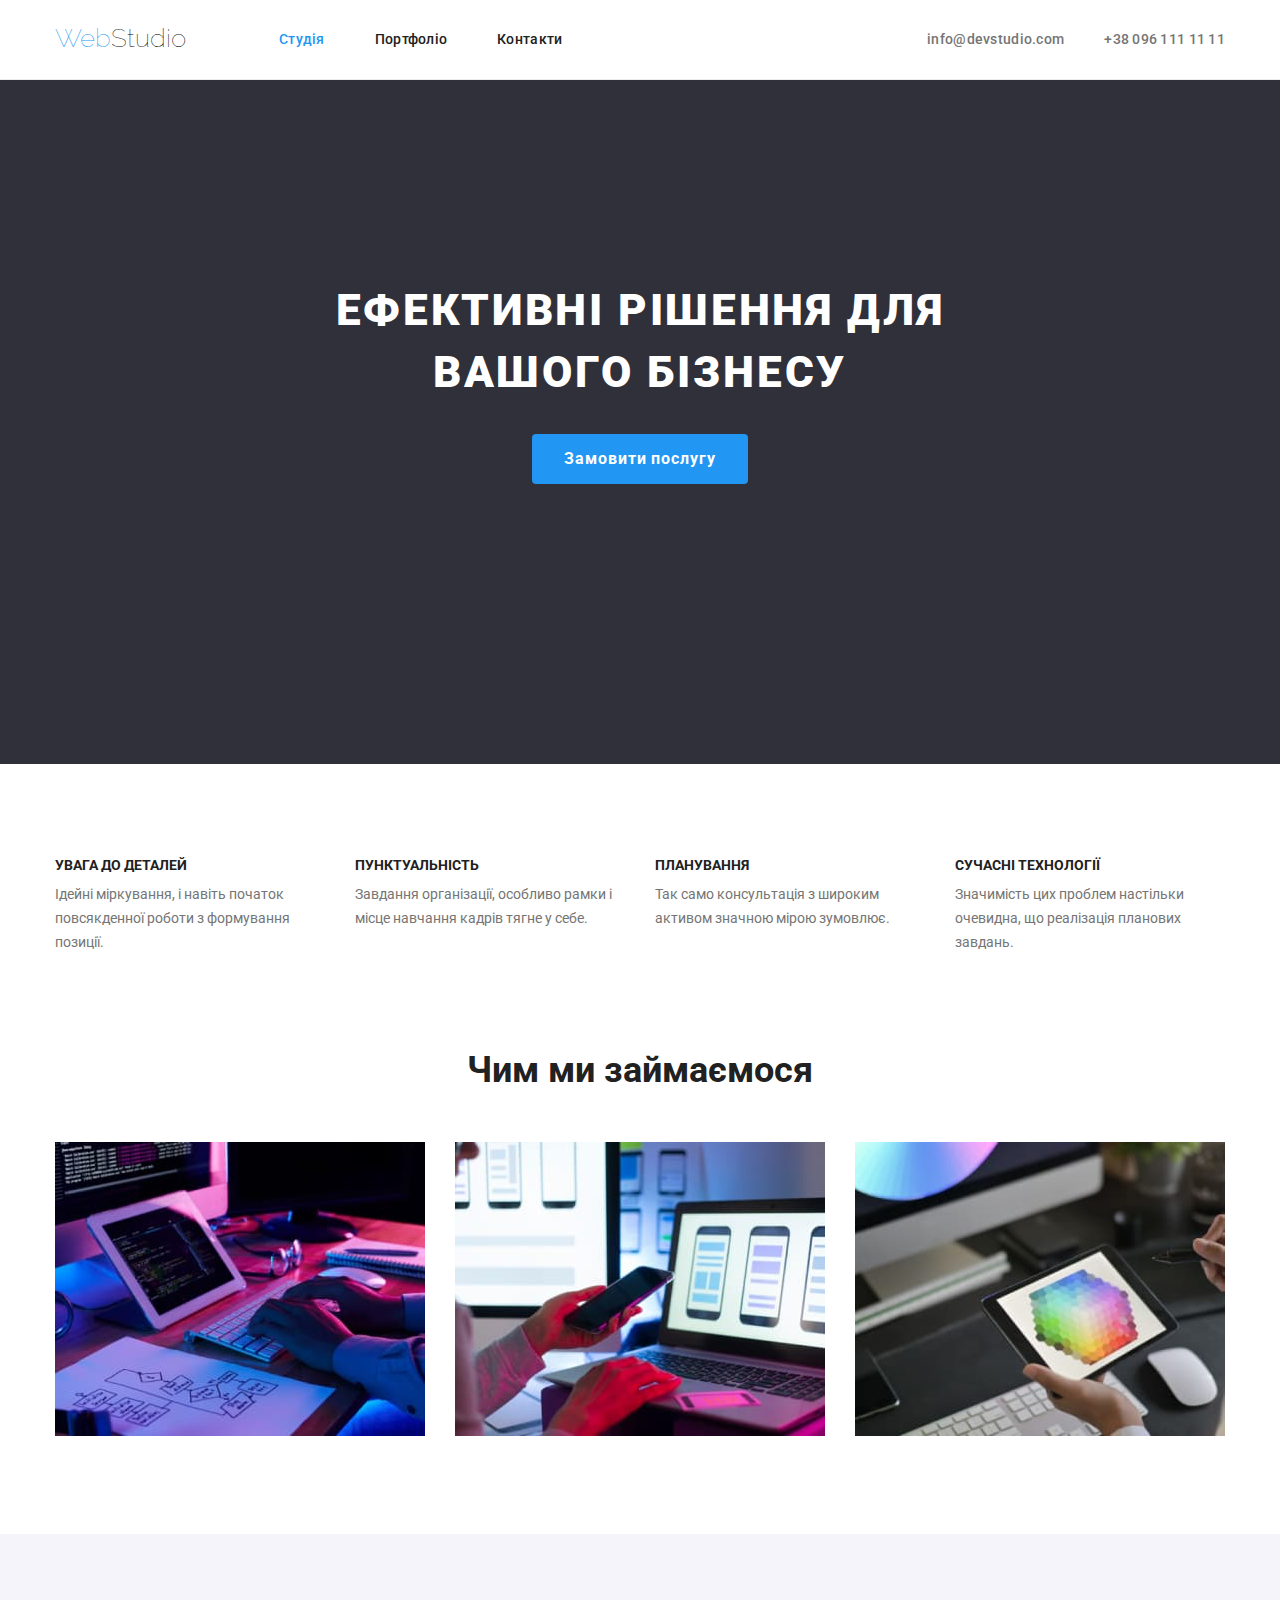
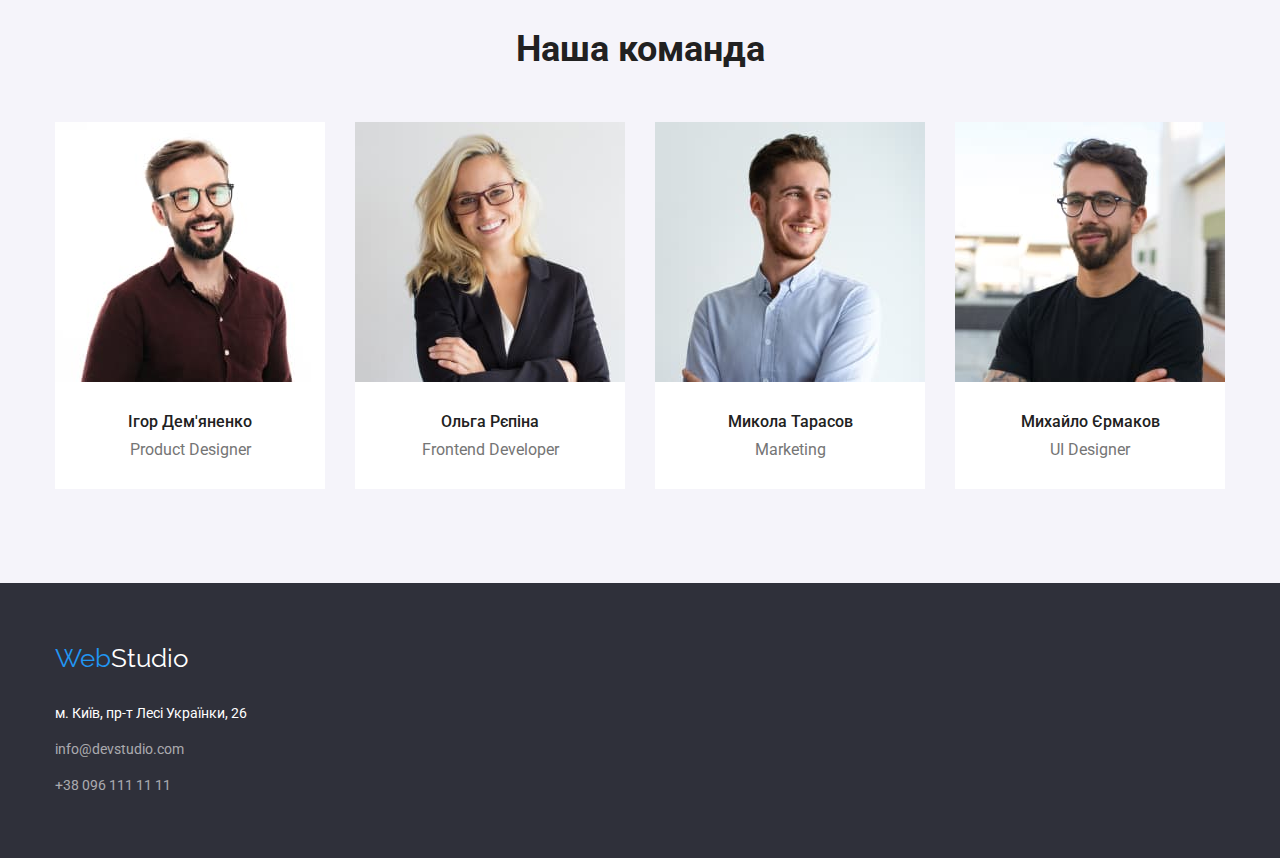
<file: index.html>
<!DOCTYPE html>
<html lang="uk">
<head>
    <meta charset="UTF-8">
    <meta http-equiv="X-UA-Compatible" content="IE=edge">
    <meta name="viewport" content="width=device-width, initial-scale=1.0">
    <title>Студія</title>
    <link rel="preconnect" href="https://fonts.googleapis.com">
<link rel="preconnect" href="https://fonts.gstatic.com" crossorigin>
<link href="https://fonts.googleapis.com/css2?family=Raleway:wght@700&family=Roboto:wght@400;500;700;900&display=swap" rel="stylesheet">
<link rel="stylesheet" href=" https://cdnjs.cloudflare.com/ajax/libs/modern-normalize/1.1.0/modern-normalize.min.css">
<link rel="stylesheet" href="./css/styles.css"/>
</head>
<body>
<header class="site-border">
    <div class="container main-nav">
    <nav class="header-nav">
    <a lang="en" href="./index.html" class="logo"><span class="logo-blue">Web</span>Studio</a>
    <ul class="site-nav list">
        <li class="item"> <a href="#" class="link current">Студія</a></li>
        <li class="item"> <a href="./portfolio.html" class="link">Портфоліо</a></li>
        <li class="item"> <a href="#" class="link">Контакти</a></li>
        
    </ul>
</nav>
 
    <ul class="site-contacts list">
        <li class="item"><a href="mailto:info@devstudio.com" class="link-contacts">info@devstudio.com</a></li>
        <li class="item"><a href="tel:+380961111111:" class="link-contacts">+38 096 111 11 11</a></li>
    </ul>
    </div>
</header>
<main>
<section class="hero">
    <div class="container">
    <h1 class="hero-title">Ефективні рішення для вашого бізнесу</h1>
    <button type="button" class="button">Замовити послугу</button>
</div>
</section>
<section class="section features-items">
    <div class="container">
    <h2 class="section-title visually-hidden">Особливості</h2>
    <ul class="features list">
        <li class="features-box">
            <h3 class="title">Увага до деталей </h3>
            <p class="title-text">Ідейні міркування, і навіть початок повсякденної роботи з формування позиції.</p>
        </li>
        <li class="features-box">
            <h3 class="title">Пунктуальність </h3>
            <p class="title-text">Завдання організації, особливо рамки і місце навчання кадрів тягне у себе.</p>
        </li>
        <li class="features-box">
            <h3 class="title">Планування</h3>
            <p class="title-text">Так само консультація з широким активом значною мірою зумовлює.</p>
        </li>
        <li class="features-box">
            <h3 class="title">Сучасні технології</h3>
            <p class="title-text">Значимість цих проблем настільки очевидна, що реалізація планових завдань.</p>
        </li>
    </ul>
</div>
</section>
<section class="section">
    <div class="container">
    <h2 class="section-title">Чим ми займаємося</h2>
    <ul class="employments list">
        <li class="employments-foto">
         <img src="./images/box1(1).jpg" alt="Людина працює за комп’ютером" width="370" height="294">  
        </li>
        <li class="employments-foto">
            <img src="./images/box2.jpg" alt="Людина тримає смартфон у руках і порівнює дані на комп’ютері" width="370" height="294">
        </li>
        <li class="employments-foto">
            <img src="./images/box3.jpg" alt="Людина тримає у руках планшет,на якому зображена кольорова гамма " width="370" height="294">
        </li>
    </ul>
</div>
</section>
<section class="section team-items">
    <div class="container">
    <h2 class="section-title">Наша команда</h2>
    <ul class="team list">
        <li class="team-box">
            <img class="team-img" src="./images/img.jpg" alt="Усміхнений хлопець в окулярах і бордовій сорочці" width="270" height="260">
            <div class="bg-team"><h3 class="team-names">Ігор Дем'яненко</h3>
            <p class="team-position">Product Designer</p>
        </div>
        </li>
        <li class="team-box">
            <img class="team-img" src="./images/img(1).jpg" alt="Дівчина із світлим,довгим волоссям" width="270" height="260">
            <div class="bg-team"><h3 class="team-names">Ольга Рєпіна</h3>
            <p class="team-position">Frontend Developer</p>
        </div>
        </li>
        <li class="team-box">
            <img class="team-img" src="./images/img(2).jpg" alt="Усміхнений хлопець у білій сорочці" width="270" height="260">
            <div class="bg-team"><h3 class="team-names">Микола Тарасов</h3>
            <p class="team-position">Marketing</p>
        </div>
        </li>
        <li class="team-box">
            <img class="team-img" src="./images/img(3).jpg" alt="Хлопець з бородою і в окулярах" width="270" height="260">
            <div class="bg-team"><h3 class="team-names">Михайло Єрмаков</h3>
            <p class="team-position">UI Designer</p>
        </div>
        </li>
    </ul>
</div>
</section>
</main>
    <footer class="nav">
            <div class="container">
        <a lang="en" href="./index.html" class="logo-white"><span class="logo-blue">Web</span>Studio</a>
        <address class="nav-caption">
        <ul class="nav-contacts list">
            <li class="nav-footer"><a href="https://goo.gl/maps/CPtrU1FHBa2aNyZL9" target="_blank" rel="noopener noreferrer nofollow" class="nav-lists">м. Київ, пр-т Лесі Українки, 26</a></li>
            <li class="nav-footer"><a href="mailto:info@devstudio.com" class="nav-titles">info@devstudio.com</a></li>
            <li class="nav-footer"><a href="tel:+380961111111:" class="nav-titles">+38 096 111 11 11</a></li>
        </ul>
    </address>
</div>
    </footer>

</body>
</html>
</file>
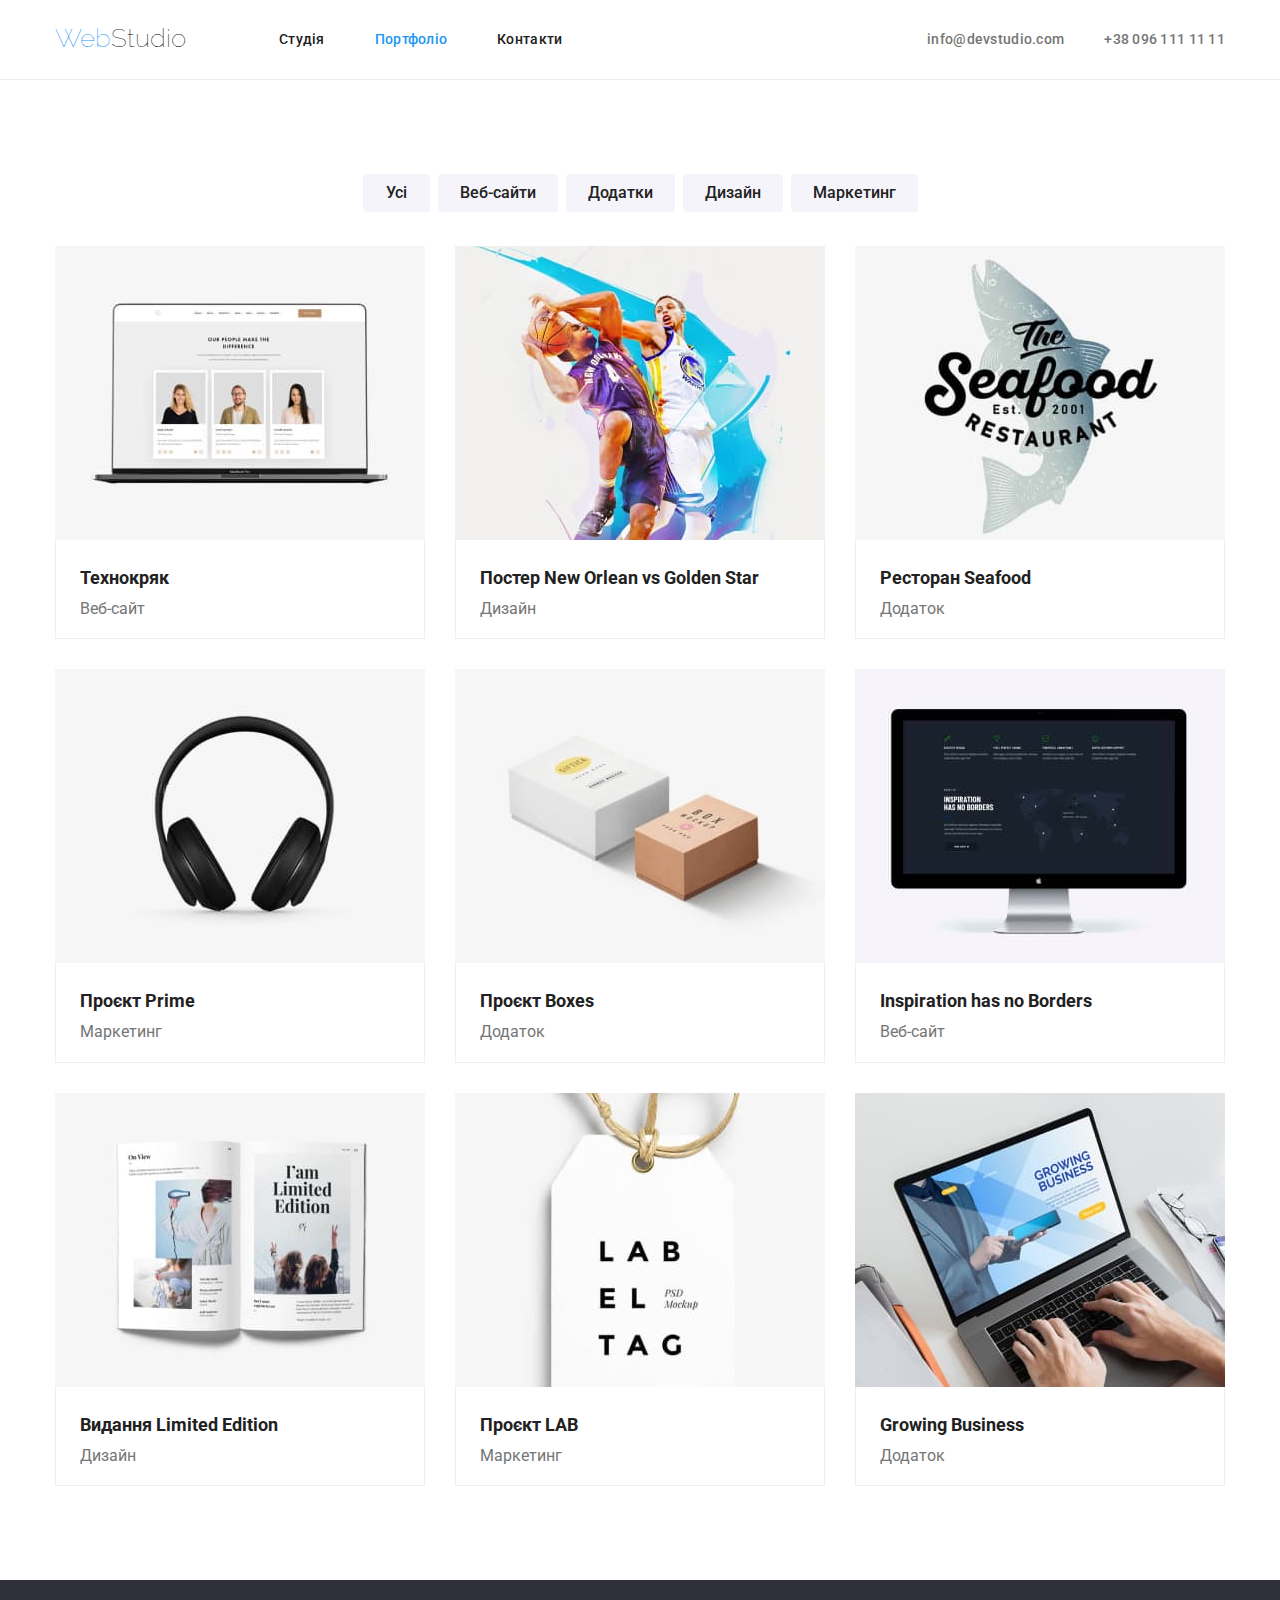
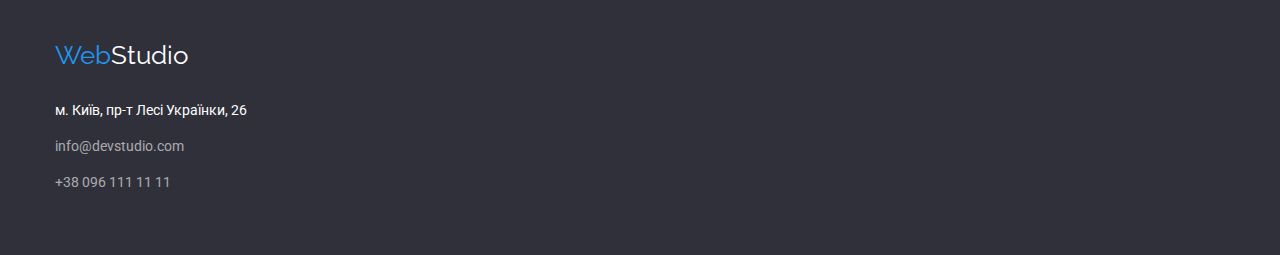
<file: portfolio.html>
<!DOCTYPE html>
<html lang="uk">
<head>
    <meta charset="UTF-8">
    <meta http-equiv="X-UA-Compatible" content="IE=edge">
    <meta name="viewport" content="width=device-width, initial-scale=1.0">
    <title>Портфоліо</title>
    <link rel="preconnect" href="https://fonts.googleapis.com">
<link rel="preconnect" href="https://fonts.gstatic.com" crossorigin>
<link href="https://fonts.googleapis.com/css2?family=Raleway:wght@700&family=Roboto:wght@400;500;700&display=swap" rel="stylesheet">
   <link rel="stylesheet" href="https://cdnjs.cloudflare.com/ajax/libs/modern-normalize/1.1.0/modern-normalize.min.css">
<link rel="stylesheet" href="./css/styles.css">
</head>
<body>
    <header class="site-border">
        <div class="container main-nav">
        <nav class="header-nav">
        <a lang="en" href="./index.html" class="logo"><span class="logo-blue">Web</span>Studio</a>
        <ul class="site-nav list">
            <li class="item"> <a href="./index.html" class="link">Студія</a></li>
            <li class="item"> <a href="./portfolio.html" class="link current">Портфоліо</a></li>
            <li class="item"> <a href="#" class="link">Контакти</a></li>
            
        </ul>
    </nav>
        <ul class="site-contacts list">
            <li class="item"><a href="mailto:info@devstudio.com" class="link-contacts">info@devstudio.com</a></li>
            <li class="item"><a href="tel:+380961111111:" class="link-contacts">+38 096 111 11 11</a></li>
        </ul>
    </div>
    </header>
    <main>
        <section class="main-box">
       <div class="container">
        <h1 class="visually-hidden">Наші роботи </h1>
        <ul class="subjects-button list">
            <li class="subjects-btn"><button type="button" class="button-primary">Усі</button></li>
            <li class="subjects-btn"><button type="button" class="button-primary">Веб-сайти</button></li>
            <li class="subjects-btn"><button type="button" class="button-primary">Додатки</button></li>
            <li class="subjects-btn"><button type="button" class="button-primary">Дизайн</button></li>
            <li class="subjects-btn"><button type="button" class="button-primary">Маркетинг</button></li>
        </ul>
    

        <ul class="subjects list">
            <li class="subjects-elements">
                <img class="subjects-img" src="./images/project1.jpg" alt="Інформація про працівників на моніторі комп’ютера" width="370" height="294">
              <div class="subjects-border">
                <h2 class="subjects-title">Технокряк</h2>
                <p class="subjects-items">Веб-сайт</p>
            </div>
            </li>
            <li class="subjects-elements">
                <img class="subjects-img" src="./images/project2.jpg" alt="Двоє баскетболістів ведуть боротьбу за м’яч"width="370" height="294">
                <div class="subjects-border">
                <h2 class="subjects-title">Постер New Orlean vs Golden Star</h2>
                <p class="subjects-items">Дизайн</p>
            </div>
            </li>
            <li class="subjects-elements">
                <img class="subjects-img" src="./images/project3.jpg" alt="Логотип рибного ресторану" width="370" height="294">
                <div class="subjects-border">
                <h2 class="subjects-title">Ресторан Seafood</h2>
                <p class="subjects-items">Додаток</p>
            </div>
            </li>
            <li class="subjects-elements">
                <img class="subjects-img" src="./images/project4.jpg" alt="Чорні навушники" width="370" height="294">
                <div class="subjects-border">
                <h2 class="subjects-title">Проєкт Prime</h2>
                <p class="subjects-items">Маркетинг</p>
            </div>
            </li>
            <li class="subjects-elements">
                <img class="subjects-img" src="./images/project5.jpg" alt="Біла та коричнева коробки" width="370" height="294">
                <div class="subjects-border">
                <h2 class="subjects-title">Проєкт Boxes</h2>
                <p class="subjects-items">Додаток</p>
            </div>
            </li>
            <li class="subjects-elements">
                <img class="subjects-img" src="./images/project6.jpg" alt="Монітор комп’ютера " width="370" height="294">
                <div class="subjects-border">
                <h2 class="subjects-title">Inspiration has no Borders</h2>
                <p class="subjects-items">Веб-сайт</p>
            </div>
            </li>
            <li class="subjects-elements">
                <img class="subjects-img" src="./images/project7.jpg" alt="Відкритий журнал " width="370" height="294">
               <div class="subjects-border">
                <h2 class="subjects-title">Видання Limited Edition</h2>
                <p class="subjects-items">Дизайн</p>
            </div>
            </li>
            <li class="subjects-elements">
                <img class="subjects-img" src="./images/project8.jpg" alt="Ярлик" width="370" height="294">
               <div class="subjects-border">
                <h2 class="subjects-title">Проєкт LAB</h2>
                <p class="subjects-items">Маркетинг</p>
            </div>
            </li>
            <li class="subjects-elements">
                <img class="subjects-img" src="./images/project9.jpg" alt="Людина працює за комп’ютером" width="370" height="294">
                <div class="subjects-border">
                <h2 class="subjects-title">Growing Business</h2>
                <p class="subjects-items">Додаток</p>
            </div>
            </li>

        </ul>
   
    </div>
</section>
    </main>
    <footer class="nav">
            <div class="container">
        <a lang="en" href="./index.html" class="logo-white"><span class="logo-blue">Web</span>Studio</a>
        <address class="nav-caption">
        <ul class="nav-contacts list">
            <li class="nav-footer"><a href="https://goo.gl/maps/CPtrU1FHBa2aNyZL9" target="_blank" rel="noopener noreferrer nofollow" class="nav-lists">м. Київ, пр-т Лесі Українки, 26</a></li>
            <li class="nav-footer"><a href="mailto:info@devstudio.com" class="nav-titles">info@devstudio.com</a></li>
            <li class="nav-footer"><a href="tel:+380961111111:" class="nav-titles">+38 096 111 11 11</a></li>
        </ul>
    </address>
</div>
    </footer>

</body>
</html>
</file>
<file: css/styles.css>
:root {
    --primary-text-color: #757575;
    --title-text-color: #212121;
    --accent-color: #2196F3;
    --hero-color: #FFFFFF;
    --black-color: #000000; 
    --shade-color: #2F303A;
    --nav-color: rgba(255, 255, 255, 0.6);
    --secondary-shade-color: #F5F4FA;
    --border-color: #ECECEC; 
    --subjects-border-color: #EEEEEE;
    --box-shadow-color: rgba(0, 0, 0, 0.25);

}
body { 
    color: var(--primary-text-color);
    background-color:#FFFFFF;
    font-family: Roboto, sans-serif;
}

.list { 
    padding: 0;
    margin: 0;

    list-style: none;
}

.container {
    margin-left: auto;
    margin-right: auto;
    padding-left: 15px;
    padding-right: 15px;
    width: 1200px;
}
/*main-nav*/
.main-nav {
    display: flex;
    align-items: center;
}
.header-nav {
    display: flex;
}
/*logo*/

.logo { 
    padding-top: 24px;
    padding-bottom: 25px;

    color: var(--black-color);
    font-family: Raleway,sans-serif;
    font-size: 26px;
    font-weight: 1.2;
    text-decoration: none;
}

.logo:hover {
    color: var(--accent-color);
}

.logo-blue {
    color: var(--accent-color);
    font-family: Raleway, cursive 

}
.logo-blue:hover {
    color:  var(--black-color);
}

/*site nav*/
.site-nav {
  display: flex; 
  margin-left: 93px;  
}

.site-nav .item:not(:last-child) {
    margin-right: 50px;
}

.site-nav .link { 
    display: block;
    padding-top: 32px;
    padding-bottom: 32px;

    color: var(--title-text-color);
    font-weight: 500;
    font-size: 14px;
    line-height: 1.1;
    letter-spacing: 0.02em;
    text-decoration: none;

}
.site-nav .link:hover, 
.site-nav .link:focus { 
    color: var(--accent-color);
}

.site-nav .link.current { 
    color: var(--accent-color);
} 

/*site-contacts*/

.site-contacts { 
    display: flex;
    margin-left: auto;
}

.site-contacts .item  {
    display: flex;
}
.site-contacts .item + .item { 
    margin-left: 40px;
}


.site-contacts .link-contacts { 
    padding-top: 32px;
    padding-bottom: 32px;

    color: var(--primary-text-color);
    font-weight: 500;
    font-size: 14px;
    line-height: 1.1;
    letter-spacing: 0.02em;
    text-decoration: none;
}

.site-contacts .link-contacts:hover,
.site-contacts .link-contacts:focus { 
    color: var(--accent-color);
}

.site-border { 
    border-bottom: 1px solid var(--border-color)

}

/*hero*/
.hero { 
   padding-top: 200px;
   padding-bottom: 280px;
   text-align: center;

    background-color: var(--shade-color);
}
.hero-title { 
  margin-top: 0px;
  margin-bottom: 30px;
  margin-left: auto;
  margin-right: auto;
  max-width: 696px;
   
    color: var(--hero-color);
    font-weight: 900;
    font-size: 44px;
    line-height: 1.4;
    letter-spacing: 0.06em;
    text-transform: uppercase;
   
}
   
/*button*/

.button {
    border-radius: 4px;
    padding: 10px 32px;
    min-width: 216px;

    font-family: inherit;
    color: var(--hero-color);
    background-color: var(--accent-color);
    font-weight: 700;
    font-size: 16px;
    line-height: 1.9;
    border: none;
    text-align: center;
    cursor: pointer;
    letter-spacing: 0.06em;
    

}
.button:hover,
.button:focus {
background-color: var(--accent-color);
}

/*button-portfolio*/
.button-primary {
 border-radius: 4px;
 padding: 6px 22px;
 min-width: 67px;

 font-family: inherit;
  color: var(--title-text-color);
  background-color: var(--secondary-shade-color);
  font-weight: 500;
  font-size: 16px;
  line-height: 1.6;
  border: none;
  cursor: pointer;
  text-align: center;
  
}

.button-primary:hover,
.button-primary:focus {
    color: var(--hero-color);
    background-color: var(--accent-color);
    box-shadow: 0 4px 4px 0 var(--box-shadow-color);
}

/*section*/
.section { 
padding-top: 0px;
padding-bottom: 94px;
}

.section-title  { 
     margin-top: 0px;
     margin-bottom: 50px;

    color: var(--title-text-color);
    font-size: 36px;
    line-height: 1.2;
    text-align: center;
}


/*features*/
.visually-hidden { 
    position: absolute;
    white-space: nowrap;
    width: 1px;
    height: 1px;
    overflow: hidden;
    border: 0;
    padding: 0;
    clip: rect(0 0 0 0);
    clip-path: inset(50%);
    margin: -1px;
}

.features  {
    display: flex;
} 

.features .features-box { 
width: 270px;
} 

.features .features-box:not(:last-child) { 
    margin-right: 30px;
} 

.features-items { 
    padding-top: 94px;
    padding-bottom: 94px;
} 
.features .title { 
    margin-top: 0px;
    margin-bottom: 10px;
    
    color: var(--title-text-color);
    font-size: 14px;
    line-height: 1.1;
    text-transform: uppercase;
}


.features .title-text { 
    margin-top: 0;
    margin-bottom: 0;  
 
    font-size: 14px;
    line-height: 1.7;
}


/*our employments*/
.employments { 
    display: flex;
}

.employments .employments-foto { 
    display: block;
}
.employments .employments-foto:not(:last-child) { 
    margin-right: 30px;
}

/* our team*/

.team { 
    display: flex;
}

.team .team-box { 
    background-color: var(--hero-color);
    text-align: center;
}

.team .team-box:not(:last-child) { 
    margin-right: 30px;
}

.team-items {
    background-color: var(--secondary-shade-color);
    padding-top: 94px;
    padding-bottom: 94px;
}

.team .team-names {
    margin-top: 0;
    margin-bottom: 10px;

    color:var(--title-text-color);
   font-weight: 500;
   font-size: 16px;
   line-height: 1.2;
}


.team .team-position {
    margin-top: 0;
    margin-bottom: 0;
}
.team .team-img {
    display: block;
}
.bg-team {
    padding: 30px;
    background-color: var(--hero-color);
}

/*footer*/
.nav {
     padding-top: 60px;
     padding-bottom: 60px;

    background-color: var(--shade-color);
}

.logo-white {
    color: var(--hero-color);
    font-family: Raleway;
    font-size: 26px;
    line-height: 1.2;
    text-decoration: none;
}

.logo-white:hover {
    color: var(--accent-color);
}
  
.nav-caption {
    margin-top: 28px;
    margin-bottom: 0;
  font-style: normal;  
}

.nav-contacts .nav-lists {
    color: var(--hero-color);
    font-size: 14px;
    line-height: 1.7;
    text-decoration: none;
}
.nav-contacts .nav-lists:hover,
.nav-contacts .nav-lists:focus {
    color: var(--accent-color);
}

.nav-contacts .nav-titles {
    color: var(--nav-color);
    font-size: 14px;
    line-height: 1.7;
    background-color: var(--shade-color);
    text-decoration: none;
   
}
.nav-contacts .nav-titles:hover,
.nav-contacts .nav-titles:focus  {
    color: var(--accent-color);
}

.nav-contacts .nav-footer:not(:last-child) {
    margin-top: 0;
    margin-bottom: 12px;
}

/*portfolio*/
.main-box {
    padding-top: 94px;
    padding-bottom: 94px;
} 

/*portfolio-buttons*/
.subjects-button {
    margin-top: 0;
    margin-bottom: 34px;
    display: flex;
    justify-content: center;
   
}
.subjects-button .subjects-btn:not(:last-child) {
    margin-right: 8px;
}



/*subjects*/

.subjects {
    display: flex;
    flex-wrap: wrap;
    margin-right: -30px;
    margin-bottom: -30px;
} 

.subjects-elements {
    width: calc (100% / 3 - 30px);
    margin-right: 30px;
    margin-bottom: 30px;
} 

.subjects .subjects-img {
    display: block;  
} 

.subjects .subjects-title {
   margin-top: 0;
   margin-bottom: 4px;

    color: var(--title-text-color);
    font-size: 18px;
    line-height: 2;
}  
 .subjects .subjects-items {
    margin-top: 0;
    margin-bottom: 0;
} 

.subjects .subjects-border {
    border-left: 1px solid var(--subjects-border-color);
    border-right: 1px solid var(--subjects-border-color);
    border-bottom: 1px solid var(--subjects-border-color);
    padding: 20px 24px;
  
}
</file>
